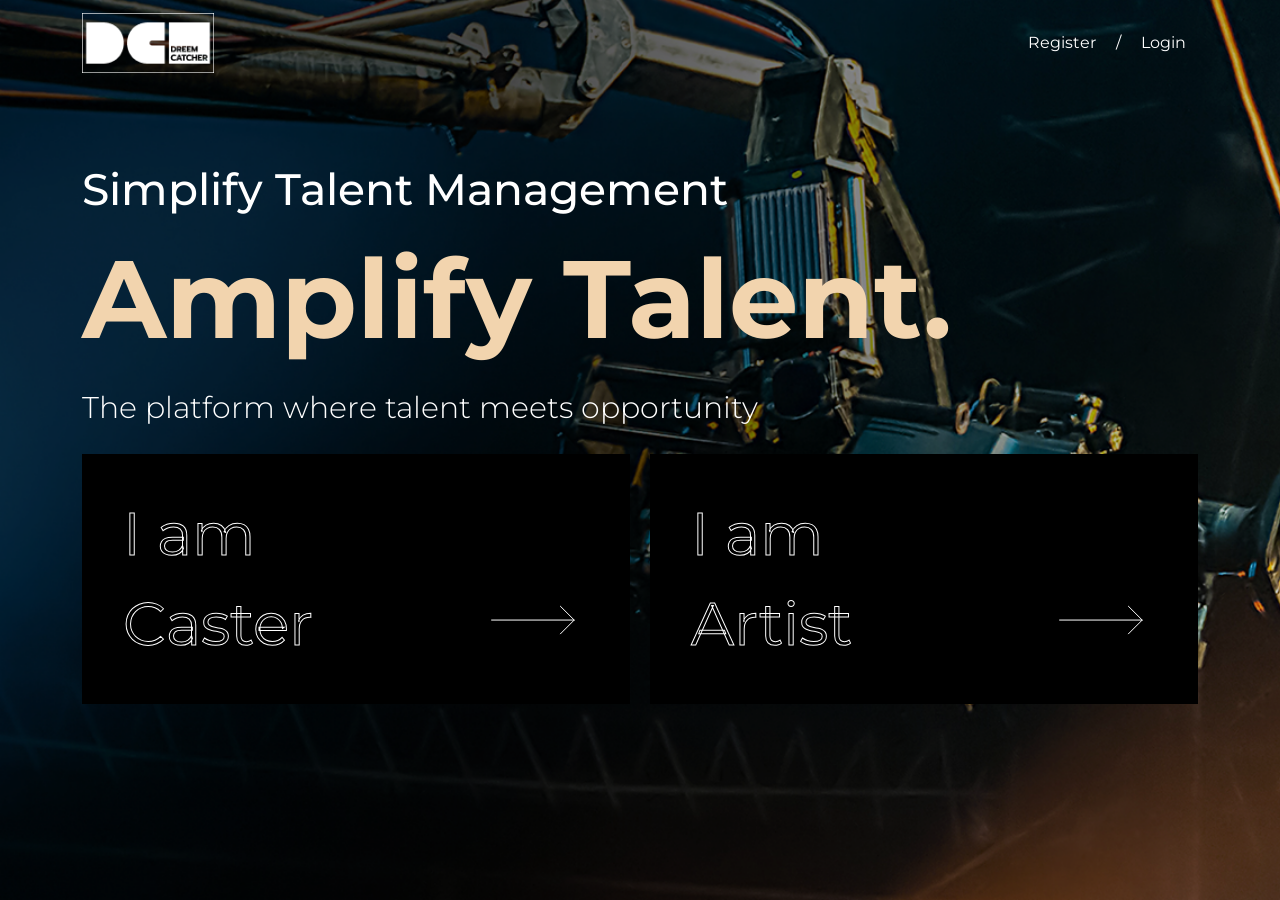
<file: index.html>
<!DOCTYPE html>
<html lang="en">

<head>
  <title>DREEM CATCHER</title>
  <meta name="description" content="" />
  <meta charset="UTF-8" />
  <meta name="viewport" content="width=device-width, initial-scale=1.0" />
  <meta name="robots" content="index,follow" />
  <meta property="og:image" content="">
  <meta property="og:image:type" content="image/png">
  <meta property="og:image:width" content="100">
  <meta property="og:image:height" content="100">
  <meta property="og:locale" content="en_US">
  <meta property="og:type" content="article">
  <meta property="og:site_name" content="DREEM CATCHER" />
  <meta property="og:title" content="DREEM CATCHER" />
  <meta property="og:description" content="" />
  <link rel="shortcut icon" href="logo.png" type="image/png" />
  <link href="https://cdn.jsdelivr.net/npm/bootstrap@5.3.3/dist/css/bootstrap.min.css" rel="stylesheet">
  <link href="https://cdnjs.cloudflare.com/ajax/libs/font-awesome/6.6.0/css/all.min.css" rel="stylesheet">
  <link rel="stylesheet" href="style.css">

  <style>
    :root {
      --primary-bark: #5b4431;
      --primary-peacock: #073549;
      --primary-teal: #307c8c;
      --primary-ivory: #f2d4ae;
      --secondary-ash: #262626;
      --secondary-void: #000000;
      --secondary-white: #ffffff;
    }
  </style>
</head>

<body>
<!-- home -->
<main class="home">
  <!-- banner1 -->
  <section class="banner1">
    <nav class="navbar py-2 navbar-expand-lg">
      <div class="container">
        <a class="navbar-brand fw-bold" href="index.html">
          <img src="logo.png" alt="Logo" class="img-fluid" style="max-height: 60px;" />
        </a>

        <div class="" tabindex="-1" id="offcanvasNavbar">
          <ul class="navbar-nav ms-auto d-flex align-items-center flex-row">
            <li class="nav-item mx-1">
              <a href="#" class="nav-link text-white">Register</a>
            </li>
            <li class="mx-2 text-white">/</li>
            <li class="nav-item mx-1">
              <a href="#" class="nav-link text-white">Login</a>
            </li>
          </ul>
        </div>
      </div>
    </nav>
<!--------------->
    <div class="container">
      <div class="content my-xl-5 my-sm-4 py-sm-5 py-3 my-3 py-lg-0">
        <h1>Simplify Talent Management <br>
          <span>Amplify Talent.</span>
        </h1>
        <p class="descriptionOne">The platform where talent meets opportunity</p>

        <div class="d-flex flex-md-row flex-column align-items-center mt-4 pt-sm-5 pt-3 pt-lg-0" id="buttons">
          <a href="caster.html" class="text-decoration-none w-100">
            <button class="btn button1 d-flex align-items-center flex-wrap flex-md-row flex-column">
              <span class="pe-xl-5 col-lg-7 col-sm-12 col-10 text-start">I am Caster</span>
              <div class="arrow_img"> <img src="assets/resources/icon_arrow.svg"
                  class="arrowIcon img-fluid px-lg-2 mb-lg-5 mt-lg-3 my-sm-2 my-lg-0 mt-lg-0 ms-xl-5 ps-lg-5" alt="">
              </div>
            </button>
          </a>

          <a href="artist.html" class="text-decoration-none w-100">
            <button class="btn button2 d-flex align-items-center flex-wrap flex-md-row flex-column">
              <span class="pe-xl-5 col-lg-7 col-sm-12 text-start">I am Artist</span>
              <div class="arrow_img"> <img src="assets/resources/icon_arrow.svg"
                  class="arrowIcon img-fluid px-lg-2 mb-lg-5 mt-lg-3 my-sm-2 my-lg-0 mt-lg-0 ms-xl-5 ps-lg-5" alt="">
              </div>
            </button>
          </a>
          <p class="text-center descriptionTwo" style="font-size: 1.2em;">The platform where talent meets opportunity
          </p>
        </div>
      </div>
    </div>
  </section>
    <!-- banner1 -->
</main>
<!-- home -->

  <script src="https://code.jquery.com/jquery-3.6.0.min.js"></script>
  <script src="https://cdn.jsdelivr.net/npm/bootstrap@5.3.3/dist/js/bootstrap.bundle.min.js"></script>
  <script>
    function updateArrowImages() {
      var arrowImages = document.getElementsByClassName('arrowIcon');

      for (var i = 0; i < arrowImages.length; i++) {
        if (window.innerWidth <= 575) {
          arrowImages[i].src = 'assets/resources/icon_arrow-1.svg';
        } else {
          arrowImages[i].src = 'assets/resources/icon_arrow.svg';
        }
      }
    }
    window.onload = updateArrowImages;
    window.onresize = updateArrowImages;
  </script>
</body>

</html>
</file>
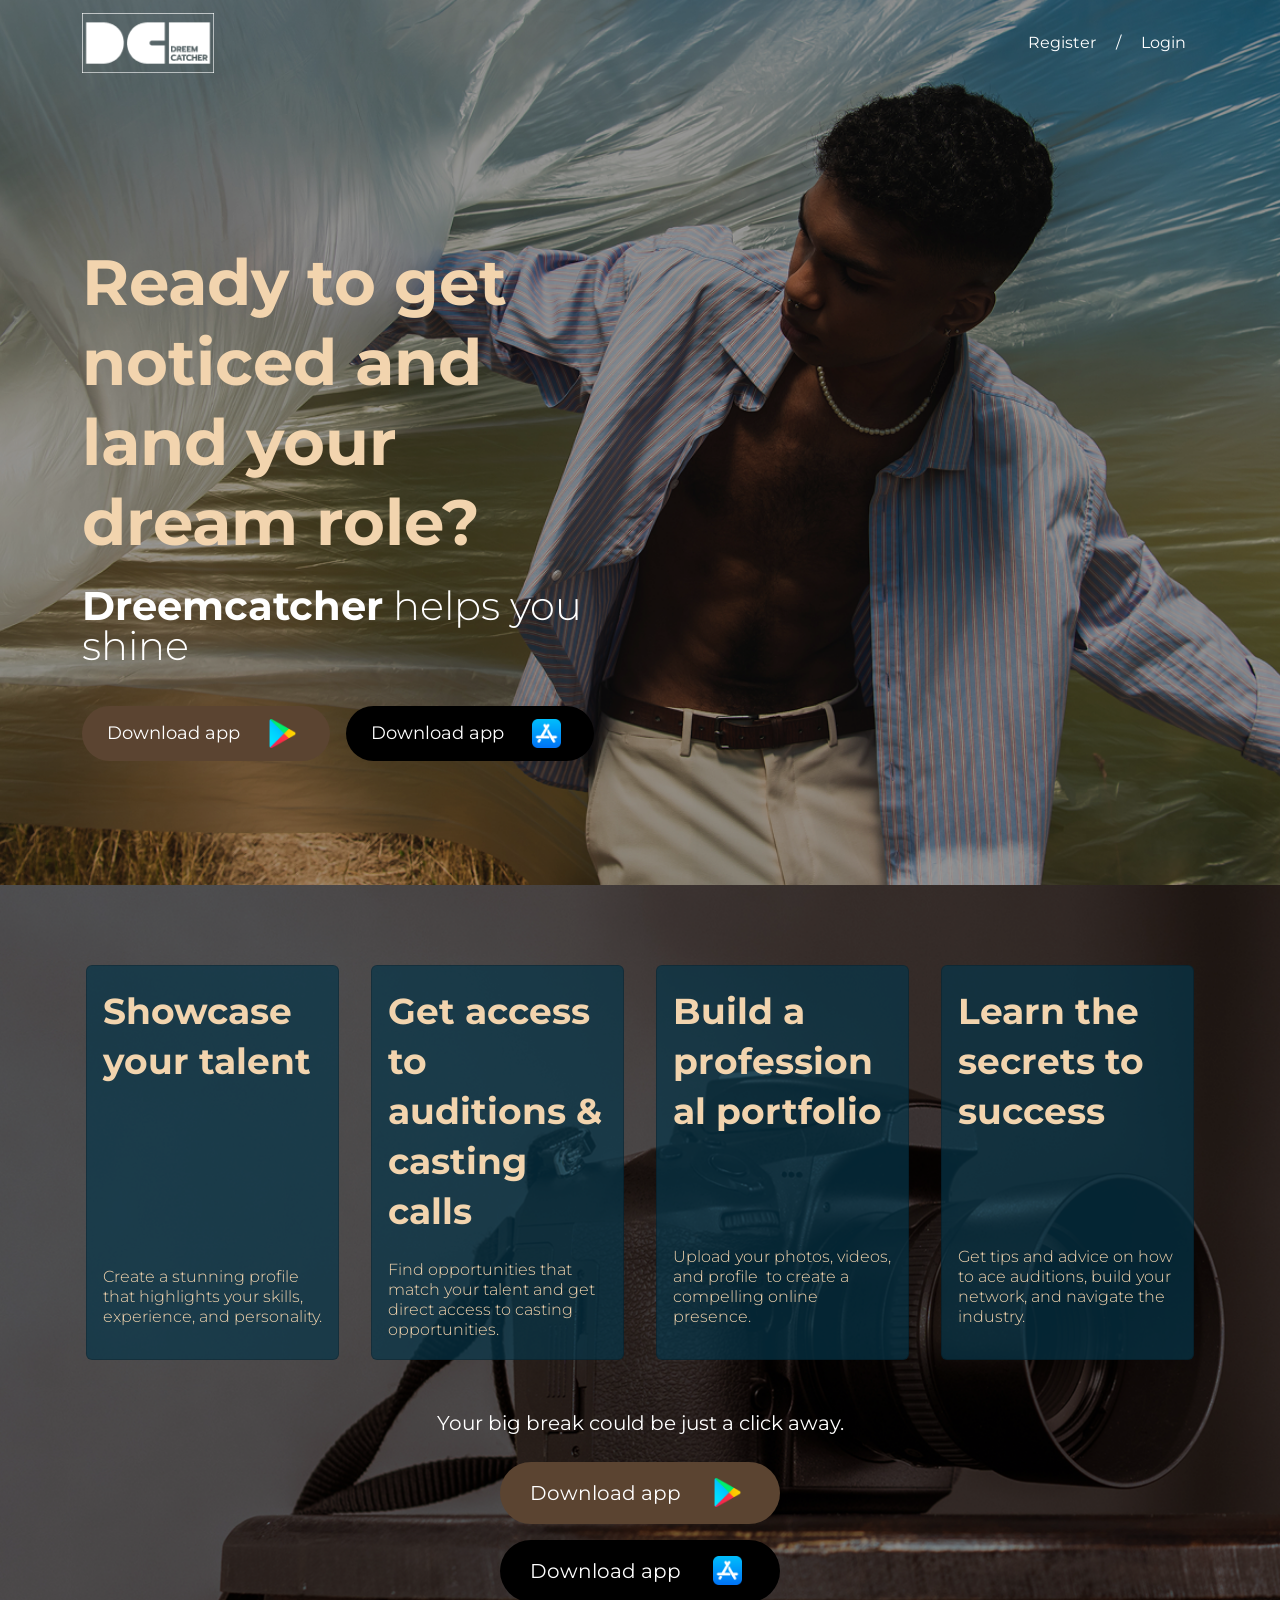
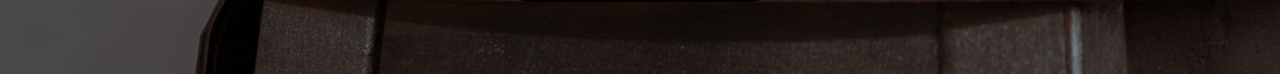
<file: artist.html>
<!DOCTYPE html>
<html lang="en">

<head>
  <title>ARTIST - DREEM CATCHER</title>
  <meta name="description" content="" />

  <meta charset="UTF-8" />
  <meta name="viewport" content="width=device-width, initial-scale=1.0" />
  <meta name="robots" content="index,follow" />
  <!-- ******************************** -->
  <meta name="image" property="og:image" content="">
  <meta property="og:image:type" content="image/png">
  <meta property="og:image:width" content="100">
  <meta property="og:image:height" content="100">
  <meta property="og:locale" content="en_US">
  <meta property="og:type" content="article">
  <meta property="og:site_name" content="DREEM CATCHER" />
  <!-- ******************************** -->
  <!-- ******************************** -->
  <meta name="Robots" content="INDEX, ALL" />
  <meta name="YahooSeeker" content="INDEX, FOLLOW" />
  <meta name="msnbot" content="INDEX, FOLLOW" />
  <meta name="googlebot" content="INDEX, FOLLOW" />
  <meta name="language" content="en-us" />
  <meta name="Expires" content="never" />
  <meta name="revisit-after" content="daily" />
  <meta name="author" content="https://.com/" />
  <meta name="Distribution" content="Global" />
  <meta name="Rating" content="General" />
  <meta name="geo.region" content="India" />
  <meta name="search engines" content="ALL" />
  <meta name="Resource-type" content="document" />
  <!-- ******************************** -->
  <meta property="og:title" content="DREEM CATCHER" />
  <meta property="og:description" content="" />

  <!-- ******************************** -->
  <!-- ******************************** -->
  <link rel="shortcut icon" href="logo.png" type="image/logo.png" />
  <link href="https://cdn.jsdelivr.net/npm/bootstrap@5.3.3/dist/css/bootstrap.min.css" rel="stylesheet">
  <link href="https://cdnjs.cloudflare.com/ajax/libs/font-awesome/6.6.0/css/all.min.css" rel="stylesheet">
  <link rel="stylesheet" href="style.css">
</head>

<body>
  <!-- artist -->
  <main class="artist">
    <!-- banner1 -->
    <section class="banner1">
      <nav class="navbar py-2 navbar-expand-lg">
        <div class="container">
          <a class="navbar-brand fw-bold" href="index.html">
            <img src="logo.png" alt="Logo" class="img-fluid" style="max-height: 60px;" />
          </a>

          <div class="" tabindex="-1" id="offcanvasNavbar">
            <ul class="navbar-nav ms-auto d-flex align-items-center flex-row">
              <li class="nav-item mx-1">
                <a href="#" class="nav-link text-white">Register</a>
              </li>
              <li class="mx-2 text-white">/</li>
              <li class="nav-item mx-1">
                <a href="#" class="nav-link text-white">Login</a>
              </li>
            </ul>
          </div>
        </div>
      </nav>


      <div class="container py-md-5 py-sm-3 ">
        <div>
          <div class="py-lg-2">

            <div class="d-flex mt-sm-3 flex-wrap flex-column flex-lg-row">

              <div class="col-xl-6 col-lg-9 my-lg-5 pt-3 col-12 mx-auto mx-lg-0">


                <div class="content my-1 ">
                  <h1 class="fw-bold py-3 col-lg-10 col-lg-11"><span style="color:#F2D4AE;">Ready to get noticed and
                      land your
                      dream role?
                  </h1>
                  <p class="col-lg-12 col-sm-11"><span class="fw-bold">Dreemcatcher</span> helps you shine</p>

                  <div class="mt-4 flex-sm-row flex-column " id="buttons">
                    <a href="" class="text-decoration-none"><button
                        class="hover-button my-2 btn button1 rounded-pill my-lg-3 d-flex justify-content-center">
                        <span class="align-self-center">Download app </span><img
                          src="assets/resources/google-play_6124997.png" class="img-fluid px-2 hover-image" alt="">
                      </button>
                    </a>

                    <a href="" class="text-decoration-none mx-sm-3"><button
                        class="hover-button my-2 btn button2 rounded-pill my-lg-3 d-flex justify-content-center">
                        <span class="align-self-center">Download app </span><img
                          src="assets/resources/app-store_5977575.png" class="img-fluid px-2 hover-image" alt="">
                      </button>
                    </a>
                  </div>

                </div>
              </div>
            </div>

          </div>
        </div>
      </div>
    </section>
    <!-- banner1 -->
    <!-- banner2 -->
    <section class="banner2">
      <div class="py-sm-4">
        <div class="container mt-2 py-lg-4 py-sm-2 mx-auto px-0">
          <div class="row container mx-auto mt-2 px-0 pb-0">

            <div class="col-xl-3 col-md-6 col-6 px-1 my-1 my-sm-3">
              <div class="card p-3 text-decoration-none col-sm-11 mx-auto">
                <div class="mb-3 ">
                  <h4 class="title fw-bold mt-1">Showcase your talent</h4>
                </div>
                <p class="description fw-light">Create a stunning profile that highlights your
                  skills, experience, and personality.</p>
              </div>
            </div>

            <div class="col-xl-3 col-md-6 col-6 px-1 my-1 my-sm-3">
              <div class="card p-3 text-decoration-none col-sm-11 mx-auto">
                <div class="mb-3 ">
                  <h4 class="title fw-bold mt-1">Get access to auditions & casting calls</h4>
                </div>
                <p class="description fw-light">Find opportunities that match your talent and get
                  direct access to casting opportunities.</p>
              </div>
            </div>

            <div class="col-xl-3 col-md-6 col-6 px-1 my-1 my-sm-3">
              <div class="card p-3 text-decoration-none col-sm-11 mx-auto">
                <div class="mb-3 ">
                  <h4 class="title fw-bold mt-1">Build a professional portfolio</h4>
                </div>
                <p class="description fw-light">Upload your photos, videos, and profile  to create a
                  compelling online presence.</p>
              </div>
            </div>

            <div class="col-xl-3 col-md-6 col-6 px-1 my-1 my-sm-3 ">
              <div class="card p-3 text-decoration-none col-sm-11 mx-auto">
                <div class="mb-3 ">
                  <h4 class="title fw-bold mt-1">Learn the secrets to success</h4>
                </div>
                <p class="description fw-light">Get tips and advice on how to ace auditions, build
                  your network, and navigate the industry.</p>
              </div>
            </div>

            <div class="buttons flex-column align-items-center my-3 px-0 " id="buttons_div1">
              <p class="fs-5 text-white text-center py-3 py-sm-0 mt-3">Your big break could be just a click away.</p>


              <div class="mt-2 d-flex flex-column px-0 align-items-center py-sm-0 py-1" id="button2">
                <a href="" class="text-decoration-none"><button
                    class="hover-button my-2 btn button1 rounded-pill my-lg-2 d-flex justify-content-center">
                    <span class="align-self-center">Download app </span><img
                      src="assets/resources/google-play_6124997.png" class="img-fluid px-2 hover-image" alt="">
                  </button>
                </a>

                <a href="" class="text-decoration-none"><button
                    class="hover-button my-2 btn button2 rounded-pill my-lg-2 d-flex justify-content-center">
                    <span class="align-self-center">Download app </span><img
                      src="assets/resources/app-store_5977575.png" class="img-fluid px-2 hover-image" alt="">
                  </button>
                </a>
              </div>
            </div>

          </div>



          <div class="buttons  flex-column align-items-center my-sm-3 px-0 " id="buttons_div2">
            <p class="fs-5 text-white px-2 text-center mt-3">Your big break could be just a click away.</p>


            <div class="mt-2 d-flex flex-column px-0 align-items-center py-sm-0 py-5" id="button2">
              <a href="" class="text-decoration-none"><button
                  class="hover-button my-2 btn button1 rounded-pill my-lg-2 d-flex justify-content-center">
                  <span class="align-self-center">Download app </span><img
                    src="assets/resources/google-play_6124997.png" class="img-fluid px-sm-2 px-1 hover-image" alt="">
                </button>
              </a>

              <a href="" class="text-decoration-none"><button
                  class="hover-button my-2 btn button2 rounded-pill my-lg-2 d-flex justify-content-center">
                  <span class="align-self-center">Download app </span><img src="assets/resources/app-store_5977575.png"
                    class="img-fluid px-sm-2 px-1 hover-image" alt="">
                </button>
              </a>
            </div>
          </div>

        </div>
      </div>
    </section>
    <!-- banner2 -->
  </main>
  <!-- artist -->

</body>
<script src="https://code.jquery.com/jquery-3.6.0.min.js"></script>
<script src="https://cdn.jsdelivr.net/npm/@popperjs/core@2.11.8/dist/umd/popper.min.js"></script>
<script src="https://cdn.jsdelivr.net/npm/bootstrap@5.3.3/dist/js/bootstrap.bundle.min.js"></script>

<script>
  document.addEventListener("DOMContentLoaded", function () {
    var images = document.querySelectorAll('.hover-image');

    images.forEach(function (image) {
      var defaultSrc = image.src;
      var hoverSrc = "assets/resources/icon_arrow.svg";

      var button = image.closest('button');


      image.style.transition = "opacity 0.2s cubic-bezier(0.42,0,1,1)";

      button.addEventListener('mouseenter', function () {

        image.style.opacity = "0";

        setTimeout(function () {

          image.src = hoverSrc;


          setTimeout(function () {
            image.style.opacity = "1";
          }, 50);
        }, 300);
      });

      button.addEventListener('mouseleave', function () {

        image.style.opacity = "0";

        setTimeout(function () {

          image.src = defaultSrc;


          setTimeout(function () {
            image.style.opacity = "1";
          }, 50);
        }, 300);
      });
    });
  });




</script>

</html>
</file>
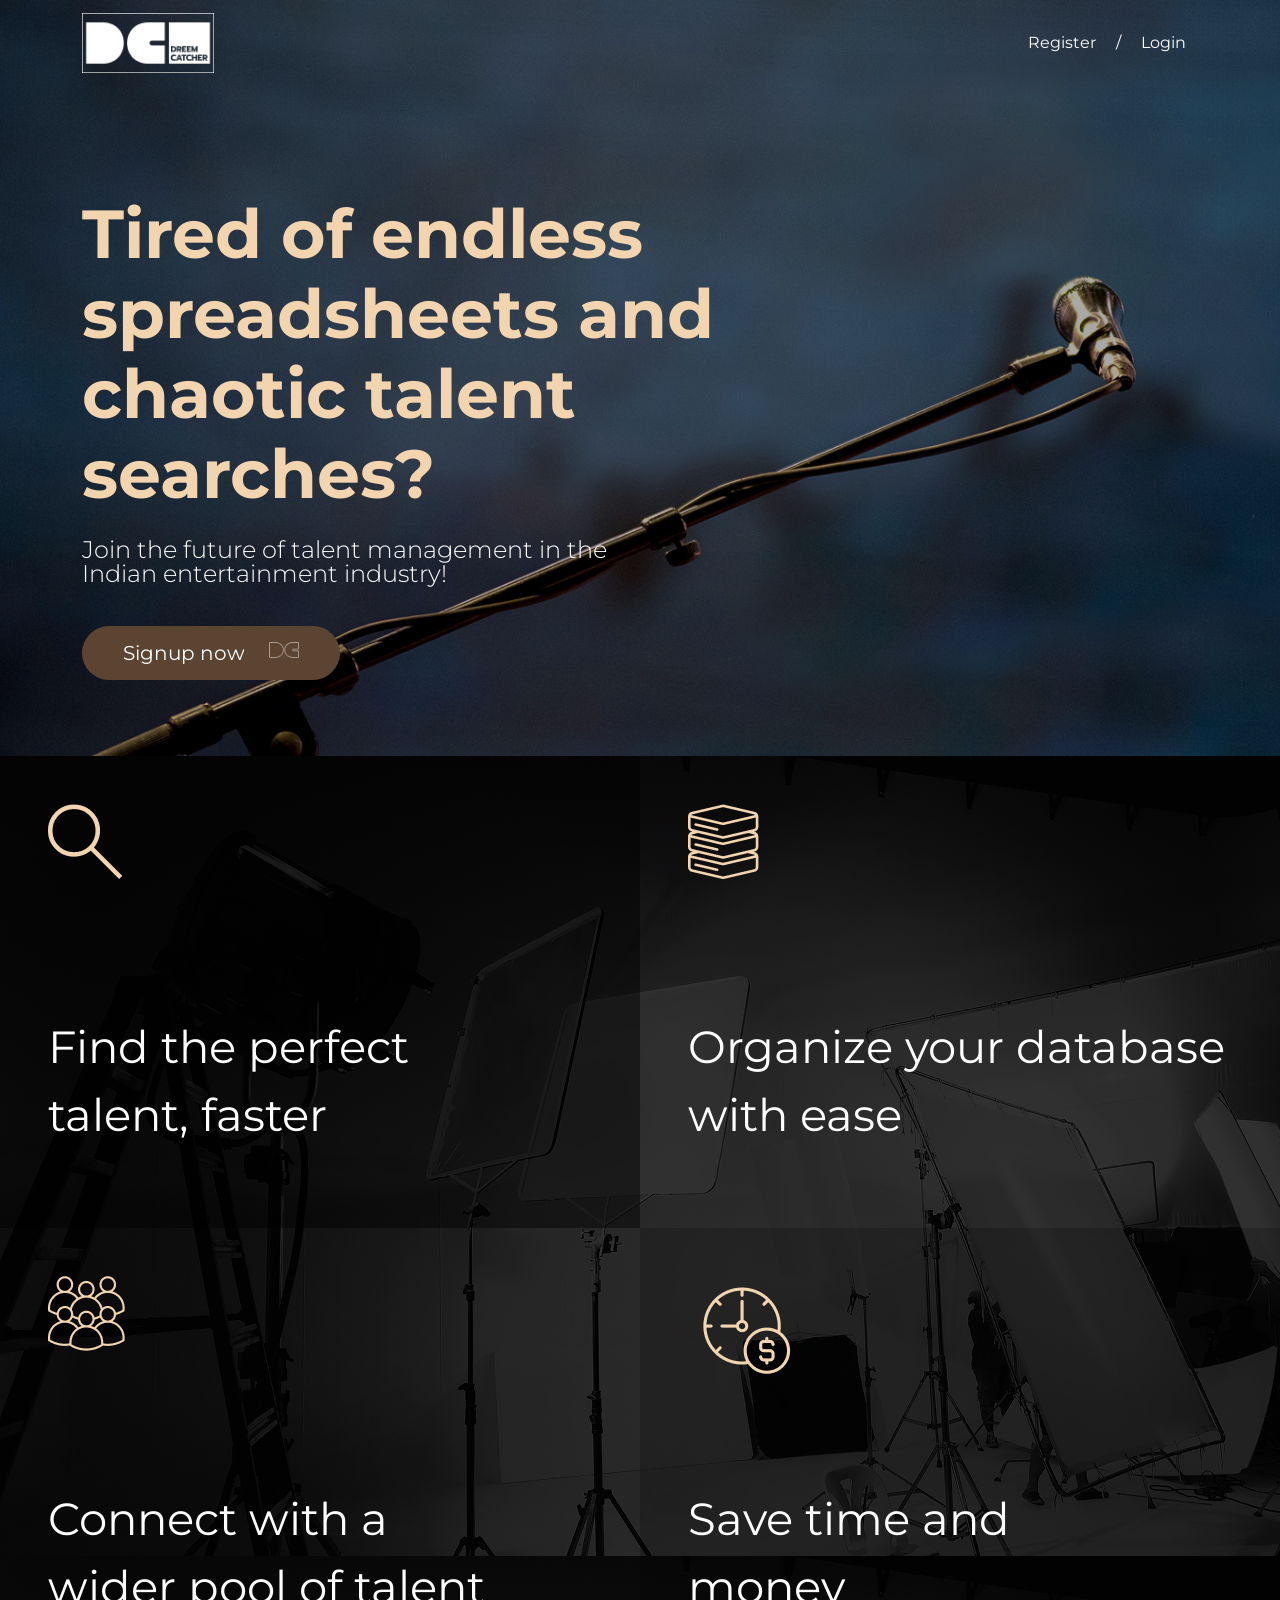
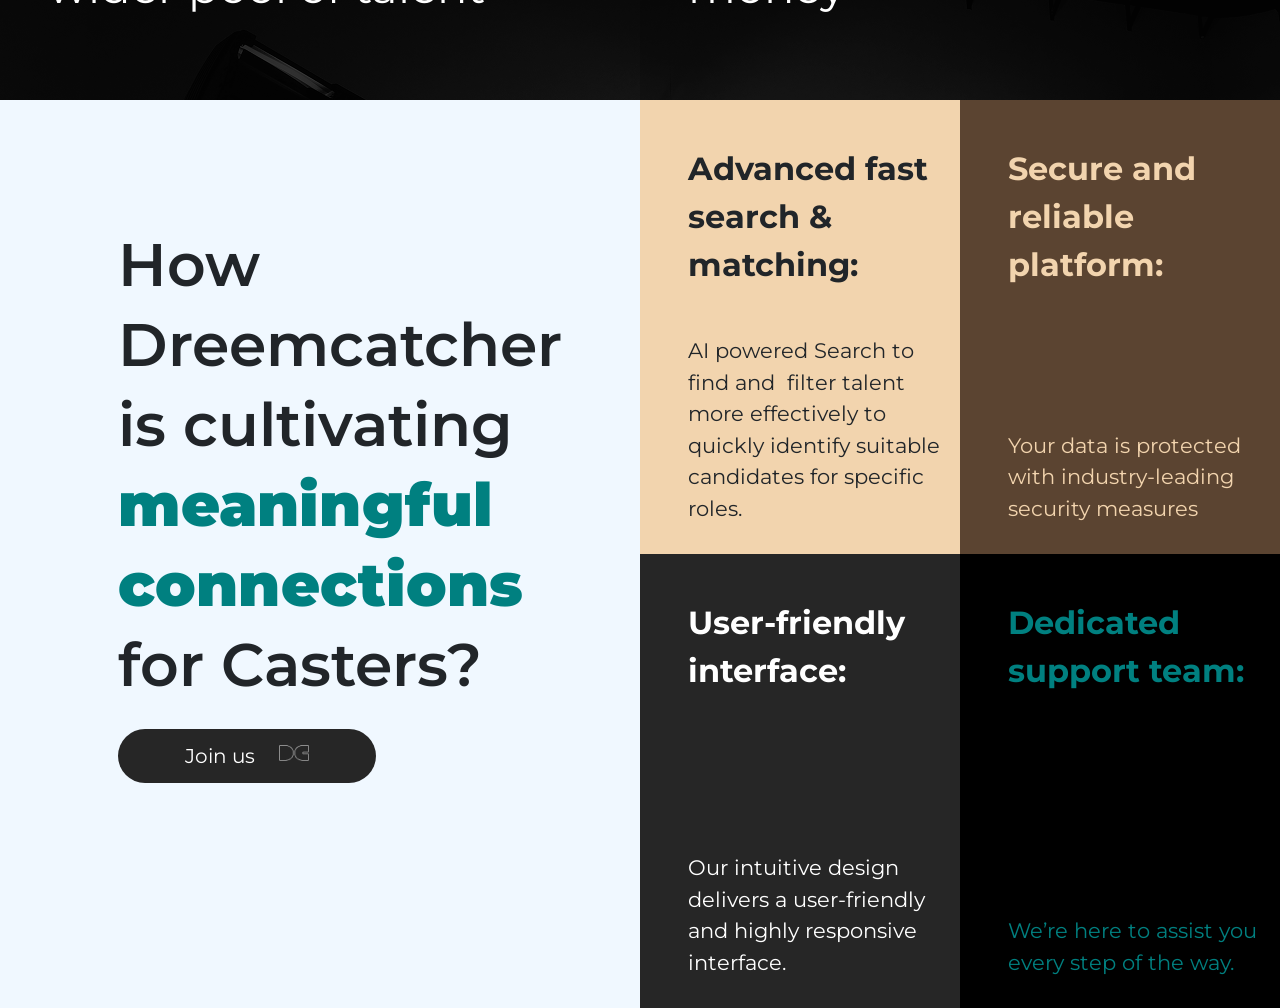
<file: caster.html>
<!DOCTYPE html>
<html lang="en">

<head>
  <title>CASTER - DREEM CATCHER</title>
  <meta name="description" content="" />

  <meta charset="UTF-8" />
  <meta name="viewport" content="width=device-width, initial-scale=1.0" />
  <meta name="robots" content="index,follow" />
  <!-- ******************************** -->
  <meta name="image" property="og:image" content="">
  <meta property="og:image:type" content="image/png">
  <meta property="og:image:width" content="100">
  <meta property="og:image:height" content="100">
  <meta property="og:locale" content="en_US">
  <meta property="og:type" content="article">
  <meta property="og:site_name" content="DREEM CATCHER" />
  <!-- ******************************** -->
  <!-- ******************************** -->
  <meta name="Robots" content="INDEX, ALL" />
  <meta name="YahooSeeker" content="INDEX, FOLLOW" />
  <meta name="msnbot" content="INDEX, FOLLOW" />
  <meta name="googlebot" content="INDEX, FOLLOW" />
  <meta name="language" content="en-us" />
  <meta name="Expires" content="never" />
  <meta name="revisit-after" content="daily" />
  <meta name="author" content="https://.com/" />
  <meta name="Distribution" content="Global" />
  <meta name="Rating" content="General" />
  <meta name="geo.region" content="India" />
  <meta name="search engines" content="ALL" />
  <meta name="Resource-type" content="document" />
  <!-- ******************************** -->
  <meta property="og:title" content="DREEM CATCHER" />
  <meta property="og:description" content="" />

  <!-- ******************************** -->
  <!-- ******************************** -->
  <link rel="shortcut icon" href="logo.png" type="image/logo.png" />
  <link href="https://cdn.jsdelivr.net/npm/bootstrap@5.3.3/dist/css/bootstrap.min.css" rel="stylesheet">
  <link href="https://cdnjs.cloudflare.com/ajax/libs/font-awesome/6.6.0/css/all.min.css" rel="stylesheet">
  <link rel="stylesheet" href="style.css">
  <link rel="stylesheet" href="style.css">


  <!----------------------------->
</head>

<body>
    <section class="caster">
        <div class="banner-p">
        <div class="banner1 ">
          <nav class="navbar py-2 navbar-expand-lg">
            <div class="container">
              <a class="navbar-brand fw-bold" href="index.html">
                <img src="logo.png" alt="Logo" class="img-fluid" style="max-height: 60px;" />
              </a>
    
              <div class="" tabindex="-1" id="offcanvasNavbar">
                <ul class="navbar-nav ms-auto d-flex align-items-center flex-row">
                  <li class="nav-item mx-1">
                    <a href="#" class="nav-link text-white">Register</a>
                  </li>
                  <li class="mx-2 text-white">/</li>
                  <li class="nav-item mx-1">
                    <a href="#" class="nav-link text-white">Login</a>
                  </li>
                </ul>
              </div>
            </div>
          </nav>
      
      
            <div class="container py-md-5 py-sm-3">
              <div>
                <div class="py-lg-2">
      
                  <div class="d-flex mt-sm-3 flex-wrap flex-column flex-lg-row">
      
                    <div class="col-xl-7 col-lg-9 my-lg-8 pt-3 col-12 mx-auto mx-lg-0">
      
      
                      <div class="content my-1 ">
                        <h1 class="fw-bold py-3 col-lg-12"><span style="color:#F2D4AE;">Tired of endless spreadsheets and  chaotic talent searches?
                        </h1>
                        <p class="col-lg-11 col-sm-11">Join the future of talent management in the Indian entertainment industry!</p>
      
                        <div class="mt-4 flex-sm-row flex-column " id="buttons">
                          <a href="" class="text-decoration-none"><button
                              class="hover-button my-2 btn button1 rounded-pill my-lg-3 d-flex justify-content-center">
                              <span class="align-self-center">Signup now </span><img  src="assets/resources/caster/BannerButtonIcon.png"
                                class="img-fluid  px-0 hover-image" alt="" width="30px">
                            </button>
                          </a>
      
                    
                        </div>
      
                      </div>
                    </div>
                  </div>
      
                </div>
              </div>
            </div>
          </div>

           <div class="box__part  container-fluid ">
              <div class="row ">
                <div class="col-lg-6 box_1 b-box  b-box1 col-md-6  col-12p-lg-4 p-md-4 pe-0">
                    <div class="box mt-4 ms-4 d-flex flex-column gap-5">
                        <div class="box_icon">
                      
                            <img src="assets/resources/caster/casterBoxicon1.png" alt=""> <p>
                                Find the perfect  talent, faster
                            </p>
                       
                    </div>
                    <div class="box__content">
                        <p>
                            Find the perfect <br> talent, faster
                        </p>
                    </div>
                    <div class="box__hidden_content">
                        <p>
                            Say goodbye to hours of scrolling. Our smart search  helps you pinpoint the right actors, models performes instanly.
                        </p>
                    </div>
                    </div>
                </div>


                <div class="col-lg-6 box_2  b-box b-box2 col-md-6  col-12 p-lg-4 p-md-4 pe-0">
                    <div class=" box mt-4 ms-4 d-flex flex-column gap-5">
                        <div class="box_icon">
                        
                            <img src="assets/resources/caster/casterBoxicon2.png" alt="">  <p class="h-p">
                                Organize your   database with ease
                            </p>
                        
                    </div>
                    <div class="box__content">
                        <p>
                            Organize your  database <br> with ease
                        </p>
                    </div>
                    <div class="box__hidden_content">
                        <p>
                            Discover fresh faces from across India, including regional markets you may have missed.                       </p>
                    </div>
                    </div>
                </div>

                <div class="col-lg-6 box_3  b-box b-box3 col-md-6  col-12p-lg-4 p-md-4 pe-0">
                    <div class=" box mt-4 ms-4 d-flex flex-column gap-5">
                        <div class="box_icon">
                       
                            <img src="assets/resources/caster/casterBoxicon3.png" alt=""> <p>
                                Connect with a   wider pool of talent
                            </p>
                       
                    </div>
                    <div class="box__content">
                        <p>
                            Connect with a <br>  wider pool of talent
                        </p>
                    </div>
                    <div class="box__hidden_content">
                        <p>
                            Say goodbye to hours of scrolling. Our smart search  helps you pinpoint the right actors, models performes instanly.
                        </p>
                    </div>
                    </div>
                </div>

                <div class="col-lg-6  box_4  b-box b-box4 col-md-6 col-12 p-lg-4 p-md-4 pe-0">
                    <div class=" box mt-4 ms-4 d-flex flex-column gap-5">
                        <div class="box_icon">
                        
                            <img src="assets/resources/caster/casterboxicon4.png" alt=""><p>
                                Save time and  money
                            </p>
                        
                    </div>
                    <div class="box__content">
                        <p>
                            Save time and <br> money
                        </p>
                    </div>
                    <div class="box__hidden_content">
                        <p>
                            Discover fresh faces from across India, including regional markets you may have missed.
                        </p>
                    </div>
                   
                    </div>
                </div>


                <div class="d-flex justify-content-center">

                    <div class=" flex-sm-row flex-column " id="buttons">
                        <a href="" class="text-decoration-none"><button
                            class="hover-button  b-p2 my-2 btn button1 rounded-pill my-lg-3 d-flex justify-content-center">
                            <span class="align-self-center">Signup now </span><img  src="assets/resources/caster/BannerButtonIcon.png"
                              class="img-fluid  px-0 hover-image" alt="" width="30px">
                          </button>
                        </a>
    
                  
                      </div>
                </div>
              </div>
           </div>

           </div>

           <div class="catser__final_part">
            <div class="final_part container-fluid">
                <div class="row ">
                  <div class="col-xl-6 col-lg-12 col-md-12 mt-0 col-12">
                    <div class="final__part__content col-lg-10 col-md-11 col-xl-10 col-xxl-8 col-11 mx-auto ">
                        <h1>
                            How Dreemcatcher is cultivating <strong > meaningful connections </strong>for Casters? <br>
                            <div class="mt-4 flex-sm-row flex-column f-button " id="buttons">
                                <a href="" class="text-decoration-none">
                                    <button class="hover-button my-2 btn button1 rounded-pill my-lg-3 d-flex justify-content-center">
                                    <span class="align-self-center">Join us</span><img src="assets/resources/caster/BannerButtonIcon.png"
                                      class="img-fluid px-0 hover-image " width="30px" alt="">
                                  </button>
                                </a>
            
                          
                              </div>
                        </h1>
                       
        
                    </div>

                  </div>
                  <div class="col-xl-6 col-lg-12 col-md-12  ">
                    <div
                        class="row justify-content-center final__part__boxes  "
                    >
                        <div class="col-lg-6 col-6 pt-1 mt-0 fbox  fbox1">
                            <div class="fbox-container">

                                <span>Advanced fast <br> search &  matching: </span>
                                <p>
                                AI powered Search to find and  filter talent   more effectively to quickly identify suitable candidates for specific roles. 
                                </p>
                            </div>
                        </div>
                        <div class="col-lg-6 col-6 pt-1 mt-0 fbox fbox2 ">
                            <div class="fbox-container">

                                <span>Secure and reliable platform: </span>
                                <p>
                                    Your data is protected with industry-leading security measures
                                </p>
                            </div>
                        </div>
                        <div class="col-lg-6 col-6 pt-1 mt-0 fbox fbox3 ">
                            <div class="fbox-container">

                                <span>User-friendly interface:  </span>
                                <p>
                                    Our intuitive design delivers a user-friendly and highly responsive interface.
                                </p>
                            </div>
                        </div>
                        <div class="col-lg-6 col-6 pt-1 mt-0 fbox fbox4">
                            <div class="fbox-container">

                                <span>Dedicated <br> support team:</span>
                                <p>
                                    We’re here to assist you every step of the way.
                                </p>
                            </div>
                        </div>
                    </div>
                    
                  </div>

                  <div class="d-flex justify-content-center ">
                      <div class="mt-4  mx-auto flex-column f-button2 " id="buttons">
                        <a href="" class="text-decoration-none">
                            <button class="hover-button my-2 btn button1 rounded-pill my-lg-3 d-flex justify-content-center">
                            <span class="align-self-center">Join us</span><img src="assets/resources/caster/BannerButtonIcon.png"
                              class="img-fluid px-0 hover-image " width="30px" alt="">
                          </button>
                        </a>
    
                  
                      </div>

                  </div>

                </div>

            </div>
             

           </div>


    </section>
</body>


<script src="https://code.jquery.com/jquery-3.6.0.min.js"></script>
<script src="https://cdn.jsdelivr.net/npm/@popperjs/core@2.11.8/dist/umd/popper.min.js"></script>
<script src="https://cdn.jsdelivr.net/npm/bootstrap@5.3.3/dist/js/bootstrap.bundle.min.js"></script>

<script>
  document.addEventListener("DOMContentLoaded", function () {
    var images = document.querySelectorAll('.hover-image');

    images.forEach(function (image) {
      var defaultSrc = image.src;
      var hoverSrc = "assets/resources/icon_arrow.svg";

      var button = image.closest('button');

      button.addEventListener('mouseenter', function () {
        image.src = hoverSrc;
      });

      button.addEventListener('mouseleave', function () {
        image.src = defaultSrc;
      });
    });
  });


</script>

</html>
</file>
<file: style.css>
@import url("https://fonts.googleapis.com/css2?family=Josefin+Sans&display=swap");

@import url('https://fonts.googleapis.com/css2?family=Edu+AU+VIC+WA+NT+Hand:wght@400..700&family=Montserrat:ital,wght@0,100..900;1,100..900&family=Rubik:ital,wght@0,300..900;1,300..900&display=swap');


body {
  font-family: "Montserrat", sans-serif !important;
  font-optical-sizing: auto !important;
  font-style: normal !important;
}

* {
  margin: 0%;
  padding: 0%;
  box-sizing: border-box;

}

:root {
  --primary--bark: #5b4431;
  --primary--peacock: #073549;
  --primary--teal: #307c8c;
  --primary--ivory: #f2d4ae;
  --secondary--ash: #262626;
  --secondary--void: #000000;
  --secondary--white: #ffffff;
}

a{
  text-decoration: none;
}

nav a{
  color: var(--secondary--white);
}

.btn {
  transition: all 0.2s ease;
}

/* ====================== home ====================== */
.home .banner1 {
  background: url(assets/resources/home/banner-1.png) no-repeat center/cover;
  min-height: 100vh;
  display: flex;
  flex-direction: column;
}

.home .banner1 .btn {
  font-size: 60px;
  padding: 20px 40px;
  height: 250px;
  width: auto;
  max-width: 100%;
  border-radius: 0%;
  white-space: normal;
  word-break: break-word;
  transition: all 0.3s ease;
}
.home .banner1 .button1 {
  color: transparent;
  -webkit-text-stroke: 1px white;
  background-color: var(--secondary-void);
}

.home .banner1 .button1:hover {
  color: white;
  background-color: var(--primary-bark);
}

.home .banner1 .button2 {
  color: transparent;
  -webkit-text-stroke: 1px white;
  background-color: var(--secondary-void);
}

.home .banner1 .button2:hover {
  color: white;
  background-color: var(--secondary-ash);
}

.home .banner1 .content h1 {
  font-size: 44px;
  line-height: 110px;
  color: white;
}

.home .banner1 .content h1 span {
  font-size: 110px;
  color: var(--primary-ivory);
  font-weight: bolder;
  text-align: left;
}

.home .banner1 .content p {
  color: var(--secondary-white);
  font-weight: 300;
  font-size: 30px;
}

.home .banner1 .descriptionTwo {
  display: none;
}
.home .banner1 #buttons {
  gap: 20px;
}

.home .banner1 .text-start {
  text-align: left;
}
.home .banner1 .arrow_img {
  align-self: flex-end;
}

@media (max-width: 992px) {
  .home .banner1 .btn {
    padding: 16px 32px;
    height: auto;
  }

  .home .banner1 .arrow_img {
    margin: auto;
    align-self: center;
  }
}

@media (max-width: 768px) {
  .home .banner1 .btn {
    padding: 20px 40px;
    width: 100%;
  }
}

@media (max-width: 576px) {
  .home .banner1 .btn {
    padding: 12px 24px;
    font-size: 48px;
    width: 85%;
    margin: auto;
    border-radius: 0;
    background-color: #00000083;
  }

  .home .banner1 .btn span {
    width: 65%;
  }

}

@media (max-width: 400px) {
  .home .banner1 .btn {
    font-size: 48px;
    width: 96%;
  }

  .home .banner1 .btn span {
    width: 80%;
  }

}



@media (max-width: 992px) {
  .home .banner1 .text-start {
    text-align: center !important;
  }
}



@media (max-width: 992px) {
  .home .banner1 .content h1 {
    font-size: 40px;
    line-height: 72px;

  }

  .home .banner1 .content h1 span {
    font-size: 75px;
    text-align: center;
  }

  .home .banner1 .content p {
    font-size: 28px;
  }
}

@media (max-width: 768px) {
  .home .banner1 .content h1 {
    font-size: 36px;
  }

  .home .banner1 .content h1 span {
    font-size: 60px;
  }

  .home .banner1 .content p {
    font-size: 24px;
  }
}

@media (max-width: 576px) {
  .home .banner1 {
    background: url(assets/resources/home/mobile-banner-1.png) no-repeat cover;
    background-position: 90% -150%;
  }

  .home .banner1 .content {
    background-color: rgba(0, 0, 0, 0.318);
  }

  .home .banner1 .content h1 {
    font-size: 24px;
    line-height: 45px;
    text-align: center;
  }

  .home .banner1 .content h1 span {
    font-size: 35px;
    text-align: center;
    font-weight: bolder;
  }

  .home .banner1 .content p {
    font-size: 20px;
  }

  .home .banner1 .descriptionOne {
    display: none;
  }

  .home .banner1 .descriptionTwo {
    display: block;
  }
  
.home .banner1 .button1 {
  background-color: rgba(0, 0, 0, 0.795);
}


.home .banner1 .button2 {
  background-color:rgba(0, 0, 0, 0.795);
}

}
@media (max-width: 360px) {

  .home .banner1 .content h1 {
    font-size: 22px;
    line-height: 47px;
    text-align: center;
  }

  .home .banner1 .content h1 span {
    font-size: 37px;
    text-align: center;
    font-weight: bolder;
  }

  .home .banner1 .content p {
    font-size: 20px;
  }

  .home .banner1 .descriptionOne {
    display: none;
  }

  .home .banner1 .descriptionTwo {
    display: block;
  }
  
.home .banner1 .button1 {
  background-color: rgba(0, 0, 0, 0.795);
}


.home .banner1 .button2 {
  background-color:rgba(0, 0, 0, 0.795);
}

}
/* ====================== home ====================== */
/* ====================== artist ======================*/
.artist .banner1 #buttons {
  display: flex;
}

.artist .banner1 {
  background: url(assets/resources/artist/banner-1.png) no-repeat center/cover;
}

.artist .banner1 .btn {
  font-size: 20px;
  border-radius: 25px;
  padding: 15px 29px;
  gap: 24px;
  transition: all .3s ease;
}
@media (min-width: 1200px) and (max-width: 1400px) {
  .artist .banner1 .btn {
    font-size: 18px; 
    padding: 12px 24px; 
    gap: 20px; 
  }
}
@media (max-width: 768px) {
  .artist .banner1 .btn {
    font-size: 16px;
    width: auto;
    height: auto;
    padding: 12px 24px;
  }
}

@media (max-width: 576px) {
  .artist .banner1 .btn {
    font-size: 14px;
    padding: 10px 20px;
  }

  nav .dropdown-menu {
    position: relative;
    width: 240;
    height: 152.9990234375;
    top: 13.47px;
    border-radius: 8px;
    background-color: #222222db;
    border-radius: 0%;
  }
}

.artist .banner1 .btn:hover {
  box-shadow: 2px 2px 8px 8px rgba(0, 0, 0, 0.079);
}

.artist .banner1 .button1 {
  color: var(--secondary--white);
  background-color: var(--primary--bark);
}

.artist .banner1 .btn:hover {
  background-color: var(--primary--peacock);
}

.artist .banner1 .button2 {
  background-color: var(--secondary--void);
  color: var(--secondary--white);
}

.artist .banner1 .content h1 {
  font-size: 64px;

  font-weight: 700;
  line-height: 80px;
  letter-spacing: 0;
}

.artist .banner1 .content p {
  color: var(--secondary--white);

  font-weight: 300;
  font-size: 40px;
  line-height: 100%;
  letter-spacing: 0;
}

@media (max-width: 768px) {
  .artist .banner1 .content h1 {
    font-size: 58px;
  }

  .artist .banner1 .content p {
    font-size: 30px;
  }
}

@media (max-width: 576px) {
  .artist .banner1 .content h1 {
    font-weight: 900;
    font-size: 50px;
    line-height: 52px;
    letter-spacing: 0%;
  }

  .artist .banner1 .content p {
    font-weight: 400;
    font-size: 28px;
    line-height: 100%;
    letter-spacing: 0%;
  }
}

.artist .banner2 #buttons {
  display: flex;
}
.artist .banner2 .buttons .btn {
  font-size: 20px;
  border-radius: 25px;
  padding: 15px 29px;
  gap: 24px;
  transition: all .3s ease;
}
.artist  #buttons_div2{
  display: none;
}
@media (max-width: 768px) {
  .artist .banner2 .buttons .btn {
    font-size: 16px;
    width: auto;
    height: auto;
  }
  .artist button .hover-image {
    transition: all 2s ;
    width: 45px;
    height: auto;
    opacity: 1;
    
  }
}

@media (max-width: 576px) {
  .artist .banner2 .buttons .btn {
    font-size: 14px;
    padding: 10px 20px;
  }
}

.artist .banner2 .buttons .btn:hover {
  box-shadow: 2px 2px 8px 8px rgba(0, 0, 0, 0.079);
}

.artist .banner2 .buttons .button1 {
  color: var(--secondary--white);
  background-color: var(--primary--bark);
}

.artist .banner2 .buttons .btn:hover {
  background-color: var(--primary--peacock);
}

.artist .banner2 .buttons .button2 {
  background-color: var(--secondary--void);
  color: var(--secondary--white);
}

.artist .banner2 {
  background: url(assets/resources/artist/banner-2.png) no-repeat center/cover;
}

.artist .banner2 .h5 {
  line-height: 27px;
  letter-spacing: 0.1em;
  text-align: left;
}

.artist .banner2 .card {
  height: 395px;
  background-color: rgba(7, 53, 73, 0.7);
  overflow: hidden;
  position: relative;
  transition: all 0.2s linear;
  display: flex;
  flex-direction: column;
  justify-content: space-between;
}

.artist .banner2 .title {
  font-weight: 700;
  font-size: 36px;
  line-height: 50px;
  color: rgba(242, 212, 174, 1);
}

.artist .banner2 .description {

  font-size: 16px;
  line-height: 20px;
  color: rgba(242, 212, 174, 1);
}

.artist .banner2 .description .fw-bold {
  font-weight: lighter;
}
.artist button .hover-image {
  transition: all 2s ;
  width: 45px;
  height: auto;
  opacity: 1;
  
}
 .hidden-image {
  opacity: 0;
}

@media screen and (max-width: 1200px) {
  .banner2 .card {
    height: max-content;
  }
}
@media (max-width: 768px) {

  .artist .banner1 .hover-button {
    width: 100%;
  }

  .artist .banner2 .hover-button {
    width: 100%;
  }


  .artist button .hover-image {
    width: 35px;
  }
  .artist .banner2 #button2 {
    width: 100%;
  }
  .artist button .hover-image {
    width: 48px;  
  }
  .artist .banner2 .title {
    font-size: 30px;
    line-height: 40px;
  }
  
  .artist .banner2 .description {
  
    font-size: 16px;
    line-height: 20px;
    color: rgba(242, 212, 174, 1);
  }
  .artist .banner2 .card {
    height: 365px;
  }
}


@media screen and (max-width: 576px) {
  .artist {
    background: url(assets/resources/artist/mobile-banner-1.png) no-repeat center/cover;

  }
  .artist .banner1 #buttons {
    display: none;
  }

  .artist .banner1 {
    background-image: none !important;
  }

  .artist .banner2 {
    background-image: none;
  }

  .artist .banner2 .row > div {
    padding-left: 8px;
    padding-right: 8px;
  }

  .artist .banner2 .card {
    min-height: 100px;
    height: 150px;
    padding: 1rem;
    display: flex;
    flex-direction: column;
  }

  .artist .banner2 .title {
    font-size: 18px;
    line-height: 30px;
  }

  .artist .banner2 .description {
    font-size: 18px;
    line-height: 18px;
    display: none;
  }
  .artist button .hover-image {
    transition: all 0.3s ease;
    width: 35px;
    height: auto;
  }
  .artist #buttons_div1{
    display: none;
  }
  .artist  #buttons_div2{
    display: block;
  }
  .artist .banner2 #button2 {
    background-color: var(--secondary--ash);
    width: 100%;
  }
  .artist .banner1 .content p {
    font-weight: 400;
    font-size: 20px;
    line-height: 100%;
    letter-spacing: 0%;
  }
  .artist .banner1 .content h1 {
    font-size: 40px;
    line-height: 52px;
    letter-spacing: 0%;
  }

}

@media screen and (max-width: 400px) {
  .artist .banner2 .row > div {
    padding-left: 0px;
    padding-right: 0px;
  }

  .artist button .hover-image {
    transition: all 0.3s ease;
    width: 35px;
    height: auto;
  }
}
/* ====================== artist ======================*/
/* ====================== caster ======================== */

.caster .banner2 .buttons .btn,.b-p2 {
  font-size: 20px;
  width: 258px;
  height: 54px;
  border-radius: 25px;
  padding: 15px 29px;
  gap: 24px;
  transition: 1s;
  display: none;
}



.b-p2{
  display: none !important;
}

.caster .banner1 #buttons {
  display: flex;
 
}

.caster .banner1{
  background-image: url(assets/resources/caster/banner2.png);
  background-repeat: no-repeat;
  background-size: cover;
 
}

.caster .banner1 .content h1 {
  font-size: 68px;
 
  font-weight: 700;
  line-height: 80px;
  letter-spacing: 0;
}

.caster .banner1 .content p {
  color: var(--secondary--white);
 
  font-weight: 300;
  font-size: 24px;
  line-height: 100%;
  letter-spacing: 0;
}

.caster .box__hidden_content{
  margin-right: 30px;
}

@media (max-width: 768px) {
  .caster .banner1 .content h1 {
    font-size: 58px;
  }

  .caster .banner1 .content p {
    font-size: 30px;
  }
}

@media (max-width: 576px) {
  .caster .banner1 .content h1 {
    font-weight: 900;
    font-size: 50px;
    line-height: 52px;
    letter-spacing: 0%;
  }

  .caster .banner1 .content p {
    font-weight: 400;
    font-size: 28px;
    line-height: 100%;
    letter-spacing: 0%;
  }
  .caster .banner1{
   padding-bottom: 30px;
  }
  
}





.caster .banner1 #buttons {
  display: flex;
  transition: 1s;
}

.artist .banner1 {
  background: url(assets/resources/artist/banner-1.png) no-repeat center/cover;
}

.caster .banner1 .btn {
  font-size: 20px;
  width: 258px;
  height: 54px;
  border-radius: 25px;
  padding: 15px 29px;
  gap: 24px;
}

@media (max-width: 768px) {
  .caster .banner1 .btn {
    font-size: 16px;
    width: auto;
    height: auto;
    padding: 12px 24px;
  }
}

@media (max-width: 576px) {
  .caster .banner1 .btn {
    font-size: 14px;
    padding: 10px 20px;
  }

  nav .dropdown-menu {
    position: relative;
    width: 240;
    height: 152.9990234375;
    top: 13.47px;
    border-radius: 8px;
    background-color: #222222db;
    border-radius: 0%;
  }
}

.caster .banner1 .btn:hover {
  box-shadow: 2px 2px 8px 8px rgba(0, 0, 0, 0.079);
}

.caster .banner1 .button1 {
  color: var(--secondary--white);
  background-color: var(--primary--bark);
  transition: 1s;
}

.caster .banner1 .btn:hover {
  background-color: var(--primary--peacock);
}

.caster .banner1 .button2 {
  background-color: var(--secondary--void);
  color: var(--secondary--white);
}

@media screen  and (max-width: 550px) {
  .caster .banner1{
    background-image: none;
    background-repeat: no-repeat;
    background-size: cover;
    padding-bottom: 0px;
  
   
  }
  

   .banner-p{
    background-image: url(assets/resources/caster/reactanglephone.png);
    background-size: cover;
   }
  .caster .banner1 .content h1 {
    margin-top: 20px;
    font-size: 23px;
    width: 460px;
    font-weight:bold;
    line-height: 40px;
    letter-spacing: 0;
    text-align: center;
    padding-bottom: 10px !important;
    margin-inline: auto;
  }
  
  .caster .banner1 .content p {
    color: var(--secondary--white);
  
    font-weight: 300;
    font-size: 22px;
    line-height:25px;
    width: 460px;
    letter-spacing: 0;
    text-align: center;
    margin-inline: auto;
    margin-bottom: 0px !important;
  }
  

}

@media screen  and (max-width: 520px) {
  
  .caster .banner1 .content h1 {
    font-size: 23px;
    width: 430px;
    
   
  }
  
  .caster .banner1 .content p {
  
    font-weight: 300;
    font-size: 22px;
   
    width: 430px;
   
  }
  
}





@media screen  and (max-width: 480px) {
  
  
  .caster .banner1 .content h1 {
    font-size: 21px;
    width: 380px;
    
   
  }
  
  .caster .banner1 .content p {
  
    font-weight: 300;
    font-size:18px;
   
    width: 380px;
   
  }
  

}


@media screen  and (max-width: 420px) {
  
  
  .caster .banner1 .content h1 {
    font-size:16px;
    width: 304px;
    line-height:25px;
    margin-bottom: 0px !important;
    padding-bottom: 5px !important;
  }
  
  .caster .banner1 .content p {
  
    font-weight: 300;
    font-size:15px;
    width: 304px;
   
  }
  

}




/* ===================== */

.caster .box__part{
  background-image:url(assets/resources/caster/casterBanner2.png);
  background-color: #000000;
}

.box{
  height:400px;

  position: relative;
  
}

.caster .box {
  position: relative;
  
  
}

.b-box1{
  background-color: #000000be;
}
.b-box2{
  background-color: #00000087;
}
.b-box3{
  background-color: #00000087;
}
.b-box4{
  background-color: #0000009d;
}

.caster .box__content {
  color: #ffffff;
  font-size: 45px;
  position: absolute;
  bottom: 40px;
  transition: 0.5s;
}

.caster .box  {
  transition: 0.9s;
}

.caster .box:hover img {
  opacity: 0;
  transition: 0.5s ease;
}



.caster .box:hover .box__content {
  bottom: 270px; /* Changed from top to bottom for consistency */
  /* transition:linear; */
}

.caster .box_1:hover{
  /* background-color: blue; */
  background-color:rgba(0, 128, 128, 0.674);
  transition: 0.9s;
}
.caster .box_4:hover{
  /* background-color: blue; */
  background-color:rgba(0, 128, 128, 0.674);
  transition: 0.9s;
}
.caster .box_2:hover{
  /* background-color: blue; */
  background-color:rgba(255, 255, 240, 0.563);
  transition: 0.9s;
}
.caster .box_3:hover{
  /* background-color: blue; */
  background-color:rgba(255, 255, 240, 0.563);
  transition: 0.9s;
}

.caster .box .box__hidden_content{
  color: #ffffff;
  font-size:27px;
  position: absolute;
  bottom:25px;
  transition: 0.5s;
  opacity: 0;
}

.caster .box:hover .box__hidden_content{
  bottom: 40px;
  opacity: 1;
  /* transition: linear; */
}

.caster .box .box_icon p{
  display:none;
}




@media screen  and (max-width: 1200px) {

  .box{
    height:350px;
    
  }
  .caster .box__content {
    color: #ffffff;
    font-size: 30px;
    position: absolute;
    bottom: 40px;
    transition: 0.5s;
  }
  .caster .box .box__hidden_content{
    color: #ffffff;
    font-size:25px;
    position: absolute;
    bottom:20px;
    transition: 0.5s;
    opacity: 0;
  }
  
  
}

@media screen  and (max-width: 850px) {

  .box{
    height:350px;
    
  }
  .caster .box__content {
    color: #ffffff;
    font-size: 25px;
   
    bottom: 40px;
    transition: 0.5s;
    margin-top: 15px;
  }

  .caster .box .box__hidden_content{
    color: #ffffff;
    font-size:18px;
    position: absolute;
    bottom:20px;
    transition: 0.5s;
    opacity: 0;
  }
  
  
}

@media screen  and (max-width: 550px) {

  .caster .box__part{
    background-image:none;
    background-color: transparent;
    padding-top: 25px !important;
  }
  


  

  .box{
    height: auto;
    display: flex ;
    
    padding:5px;
    /* margin: 0px !important; */
    width: fit-content;
    margin-inline: auto !important;
    margin-top: 0px !important;

  }
  .b-box1,.b-box2,.b-box3,.b-box4{
  background-color: transparent;
  }
  .caster .box__content {
    display: none;
  }
  .caster .box .box_icon{
    color: #ffffff;
    font-size: 25px;
    transition: 0.5s;
    display: flex;
    width: 460px;
    gap: 40px;
    background-color: rgba(0, 0, 0, 0.663);
    padding: 20px;
    border-radius:8px;
    height: 120px;  
  }

  .caster .box .box_icon p{
    display: block;
    margin-block: auto;
  }

  .caster .box__content p br{
    display: none;
  }

  .caster .box  img{
     width:52px;
     height:52px;
     margin-block: auto;
  }

  .caster .box__content br{
    display: none;
  }

  .caster .box .box__hidden_content{
    color: #ffffff;
    font-size:18px;
    position: absolute;
    bottom:20px;
    transition: 0.5s;
    opacity: 0;
    display: none;
  }

.caster .b-p2 {
  font-size: 20px;
  width: 250px;
  height: auto;
  border-radius: 25px;
  padding: 8px 8px;
  display: flex;
  gap: 10px;
  transition: 1s;
  background-color: var(--primary--bark);
  color:var(--secondary--white);
  display: block !important;
  margin-top: 30px !important;
  margin-bottom: 90px !important;
}

.caster .b-p2 span{
      margin-right: 10px;
}

.caster .b-p2:hover{
  background-color: var(--primary--teal);
}


  .caster .banner1 #buttons {
    display: none !important;
  }

 
  
  .caster .box_1,.box_2,.box_3,.box_4:hover{
      background-color: transparent !important;
  }

  .caster .box:hover img {
    opacity: 1 !important;
  }
  
  
  
  
}


@media screen  and (max-width: 520px) {

  .caster .box .box_icon{
   
    font-size: 23px;
    width: 430px;
    gap: 30px;
    padding: 20px;
    height: 100px;  
  }

  .caster .box  img{
    width:45px;
    height:45px;
    margin-block: auto;
 }

 .caster .b-p2 {
  font-size:12px;
  width: 180px;
  margin-top: 10px !important;
  
}




}



@media screen  and (max-width: 480px) {


  .caster .box .box_icon{

    font-size: 22px;
    width:380px;
    gap: 20px;
    padding: 20px;
   
  }

  .caster .box  img{
     width:35px;
     height:35px;
  }


  
}
@media screen  and (max-width: 420px) {


  .caster .box .box_icon{

    font-size: 16px;
    width:306px;
    gap: 20px;
    padding: 20px;
    height: 80px;
   
  }

  .caster .box  img{
     width:34px;
     height:34px;
  }


  
}

/* ======================= */


.caster .final_part{
  /* height: 800px; */
  background-color: aliceblue;
}

.caster .final__part__content  h1{
  line-height: 80px;
  font-size: 60px;
  margin-left: 55px;
  margin-top: 125px;
  margin-bottom: 125px;
  font-weight: 600;

}

.caster .final__part__content  h1 strong{
  color: teal;
}



.caster .final__part__boxes .fbox span{
  font-size: 32px ;
  font-weight:bold;
  padding-bottom: 32px;

}

.caster .final__part__boxes .fbox-container{
  /* height:400px; */
  padding-top: 41px;
  /* margin-left: 36px; */
}
 .caster .fbox-container{
  margin-left: 36px; 
  position: relative;
  height: 450px;
}

.caster .fbox-container p{
  position: absolute;
  bottom:30px;
  margin:0px;
  font-size: 21px;
}

.caster .fbox1{
  background-color: var(--primary--ivory);
}
.caster .fbox2{
  background-color: var(--primary--bark);
  color: var(--primary--ivory);
}
.caster .fbox3{
  background-color: var(--secondary--ash);
  color: var(--secondary--white);
}
.caster .fbox4{
  background-color:var(--secondary--void);
  color: teal;
}


.caster .f-button2{
  display: none;
}

@media screen and (max-width:1200px) {

  .caster .final__part__content  h1{
    line-height: 70px;
    font-size: 50px;
    margin-left: 50px;
    margin-top: 136px;
    margin-bottom: 130px;
    font-weight: 600;
    /* F2D4AE */
  }

  .caster .final__part__boxes .fbox-container span{
    font-size: 25px;
 
 }

 .caster .fbox-container{
    height:300px !important;

 }
 .caster .fbox-container p{
  position: absolute;
  bottom:30px;
  margin:0px;
  font-size: 20px;
}

}

@media screen and (max-width:1025px) {

  .caster .final__part__content  h1{
    line-height: 70px;
    font-size: 50px;
    margin-left: 50px;
    margin-top: 136px;
    margin-bottom: 130px;
    font-weight: 600;
    /* F2D4AE */
  }

  .caster .final__part__boxes .fbox-container span{
    font-size: 25px;
 
 }

 
 .caster .fbox-container{
   height: 480px;
 }
 .caster .fbox-container p{
  position: absolute;
  bottom:30px;
  margin:0px;
  font-size: 20px;
}

.final_part{
  width: 100% !important;
}


}





@media screen and (max-width:991px) {

  .caster .final__part__content  h1{
    line-height: 70px;
    font-size: 48px;
    margin-left: 80px;
    margin-top: 130px;
    margin-bottom: 100px;
    font-weight: 600;
    /* F2D4AE */
  }



  .caster .fbox-container{
    margin-left: 36px; 
    position: relative;
    height: 300px;
  }
  

  .caster .final__part__boxes .fbox-container span{
    font-size: 25px;
 
 }
 .caster .fbox-container p{
  position: absolute;
  bottom:30px;
  margin:0px;
  font-size: 20px;
}

}

@media screen and (max-width:806px) {

  .caster .final__part__content  h1{
    line-height: 70px;
    font-size: 40px;
    margin-left: 70px;
    margin-top: 136px;
    margin-bottom: 168px;
    font-weight: 600;
    /* F2D4AE */
  }


  .caster .fbox-container{
    margin-left: 36px; 
    position: relative;
    height: 250px;
  }
  

  .caster .final__part__boxes .fbox-container span{
    font-size: 23px;
 
 }
 .caster .fbox-container p{
  position: absolute;
  bottom:30px;
  margin:0px;
  font-size: 18px;
}

}

@media screen and (max-width:740px) {

  .caster .final__part__content  h1{
    line-height: 70px;
    font-size: 40px;
    margin-left: 70px;
    margin-top: 136px;
    margin-bottom: 168px;
    font-weight: 600;
    /* F2D4AE */
  }


  .caster .fbox-container{
    margin-left: 36px; 
    position: relative;
    height: 300px;
  }
  

  .caster .final__part__boxes .fbox-container span{
    font-size: 23px;
 
 }
 .caster .fbox-container p{
  position: absolute;
  bottom:30px;
  margin:0px;
  font-size: 18px;
}

}






@media screen and (max-width:600px) {

  .caster .final__part__content  h1{
    line-height: 60px;
    font-size: 30px;
    margin-left: 40px;
    margin-top: 136px;
    margin-bottom: 168px; 
    font-weight: 600;
    /* F2D4AE */
  }


  .caster .fbox-container{
    margin-left: 36px; 
    position: relative;
    
  }
  

  .caster .final__part__boxes .fbox-container span{
    font-size: 25px;
 
 }
 .caster .fbox-container p{
  position: absolute;
  bottom:30px;
  margin:0px;
  font-size: 20px;
}

}


@media screen and (max-width:580px) {

  .caster .final__part__content  h1{
    line-height: 60px;
    font-size: 30px;
    margin-left: 40px;
    margin-top: 50px;
    margin-bottom: 50px;
    
    font-weight: 600;
    /* F2D4AE */
  }


  .caster .fbox-container{
    margin-left: 36px; 
    position: relative;
    height: 210px;
    display: flex;
    align-items: end;

  }
  

  .caster .final__part__boxes .fbox-container span{
    font-size: 25px;
    /* padding-top: 100px; */
    padding-bottom: 20px; 
 
 }
 .caster .fbox-container p{
  position: absolute;
  bottom:30px;
  margin:0px;
  font-size: 20px;
  display: none;
}

.f-button {
  display: none;
}
.f-button2{
  display: block !important;
}

}


@media screen and (max-width:450px) {

  .caster .final__part__content  h1{
    line-height: 40px;
    font-size: 40 px;
    margin-left: 20px;
    margin-top: 25px;
    margin-bottom: 25px;
    
    font-weight: 600;
    /* F2D4AE */
  }


  .caster .fbox-container{
    margin-left: 10px; 
    position: relative;
    height: 200px;
    display: flex;
    align-items: end;

  }
  

  .caster .final__part__boxes .fbox-container span{
    font-size: 23px;
    /* padding-top: 100px; */
    padding-bottom: 20px; 
 
 }
 .caster .fbox-container p{
  position: absolute;
  bottom:30px;
  margin:0px;
  font-size: 20px;
  display: none;
}

}
.catser__final_part .hover-button{
  font-size: 20px;
  width: 258px;
  height: 54px;
  border-radius: 25px;
  padding: 15px 29px;
  gap: 24px;
}

.catser__final_part  .hover-button{
  color: var(--secondary--white);
  background-color: var(--secondary--ash);
  transition: 1s;
}

.catser__final_part  .hover-button:hover{
  background-color: var(--primary--teal);
}
</file>
